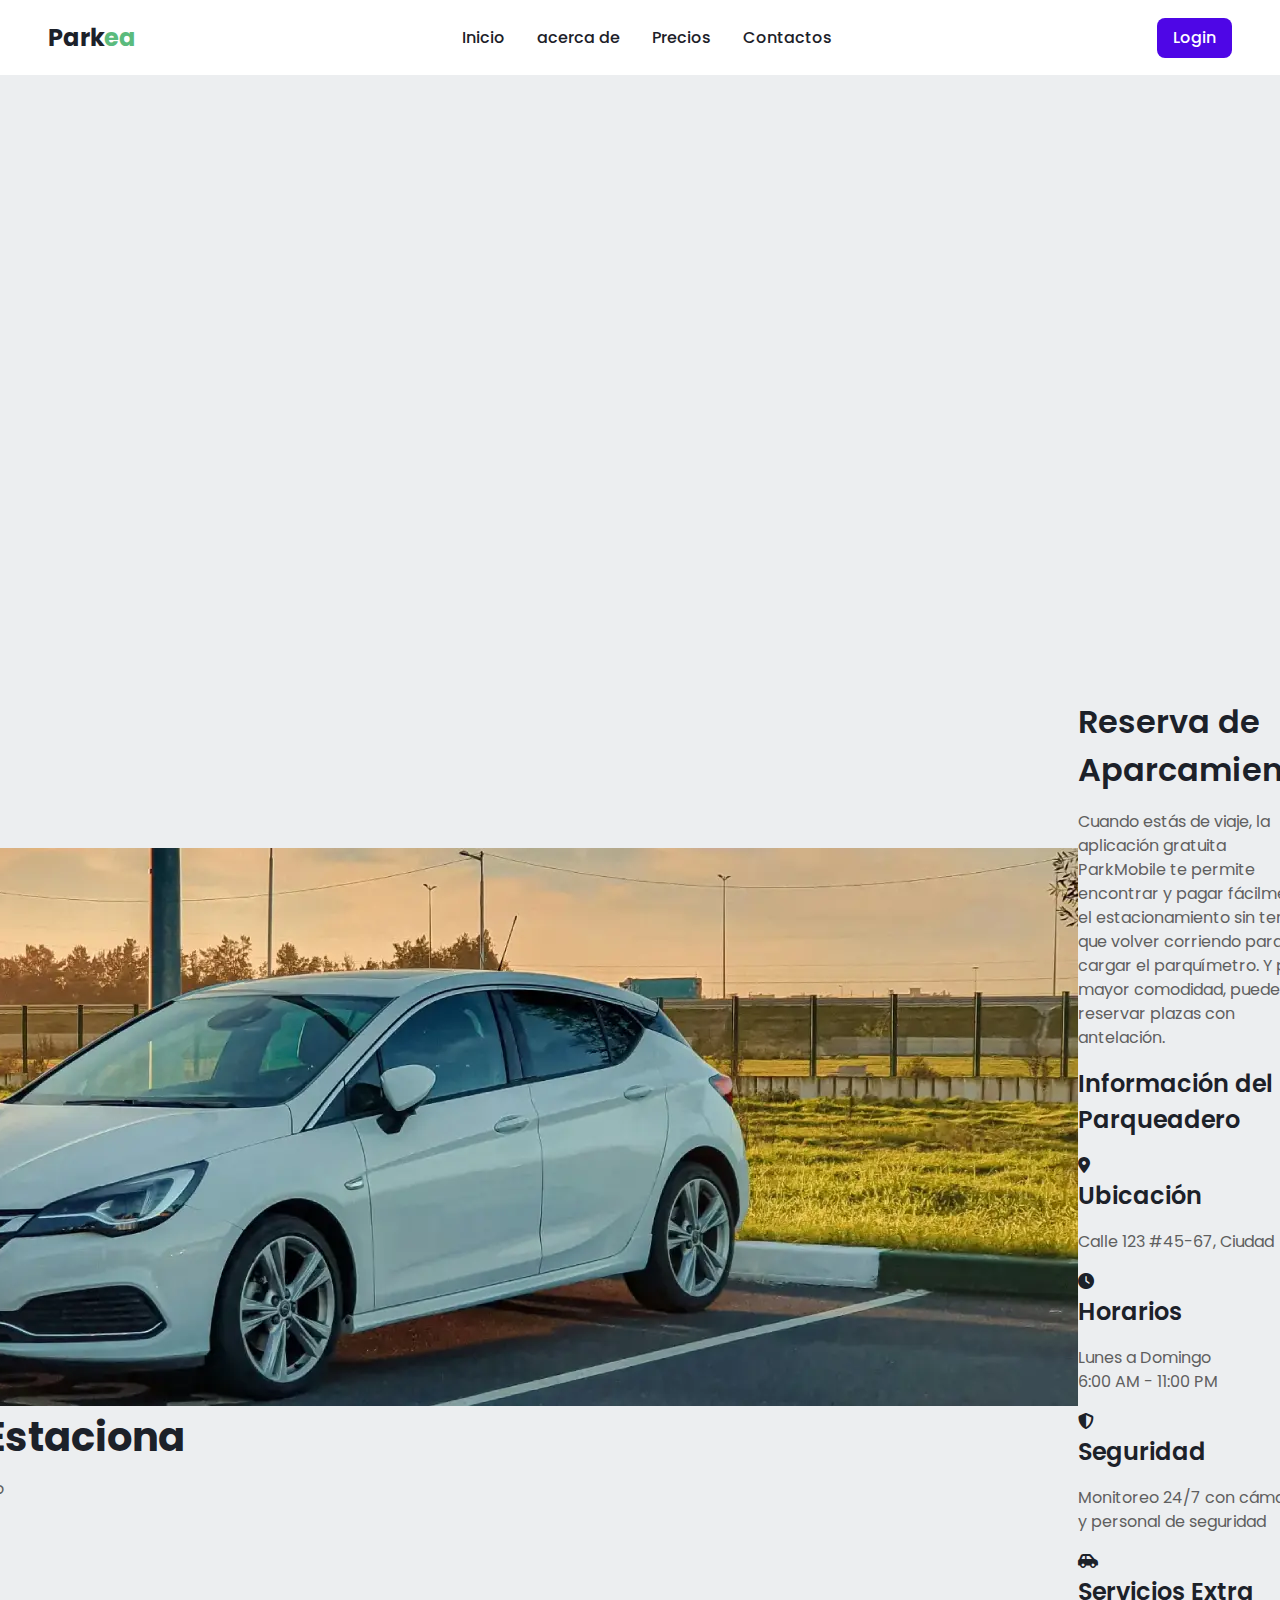
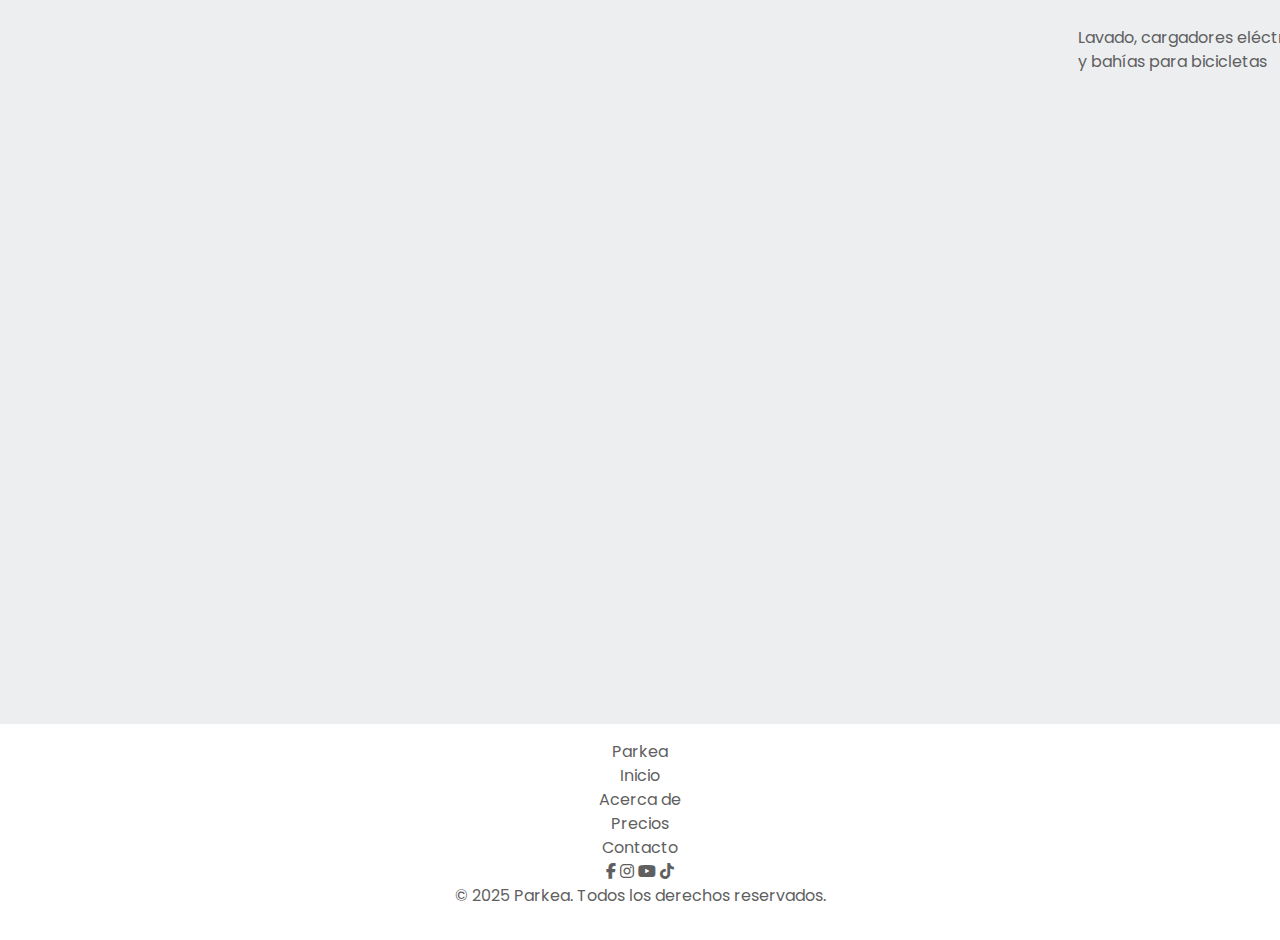
<file: index.html>
<!DOCTYPE html>
<html lang="en">

<head>
    <meta charset="UTF-8">
    <meta name="viewport" content="width=device-width, initial-scale=1.0">
    <title>Home</title>
    <link rel="stylesheet" href="css/styles.css">

    <!-- Font Awesome (agregar en <head>) -->
    <link rel="stylesheet" href="https://cdnjs.cloudflare.com/ajax/libs/font-awesome/6.4.0/css/all.min.css">

</head>

<body>

    <header>
        <div class="header-container">
            <!-- Logo -->
            <a href="index.html" class="logo">Park<span>ea</span></a>
            <!--<img src="assets/img/logo.png" alt="Logo Parking">-->

            <button class="menu-toggle" aria-label="Abrir menú">
                ☰
            </button>

            <!-- Navegación -->
            <nav class="nav-menu">
                <ul class="nav-list">
                    <li><a href="#inicio">Inicio</a></li>
                    <li><a href="#about">acerca de</a></li>
                    <li><a href="#precios">Precios</a></li>
                    <li><a href="#contacto">Contactos</a></li>
                </ul>

            </nav>
            <div class="btn-login-container">
                <a href="login.html" class="btn btn-login" style="color: #fff;">Login</a>
            </div>
        </div>
    </header>
    <main>

        <!-- Hero Section -->
        <section class="hero" id="inicio">
            <picture>
                <!-- Imagen para pantallas grandes (desktop) -->
                <source media="(min-width: 1024px)" srcset="img/hero_desktop.webp">
                <!-- Imagen para tablets -->
                <source media="(min-width: 600px)" srcset="img/hero_tablet.webp">
                <!-- Imagen por defecto (mobile) -->
                <img src="img/hero_mobile.webp" alt="Hero Parking" class="hero-img">
            </picture>

            <div class="hero-content">
                <h1>Encuentra, Reserva y Estaciona</h1>
                <p>Tu espacio seguro y confiable para estacionar tu vehículo</p>
                <a href="#reserva" class="btn-hero">Reserva Ahora</a>
            </div>
        </section>

        <!-- Información Section -->
        <section class="info" id="about">
            <div class="container">
                <h2 class="info-title">Reserva de Aparcamiento</h2>
                <p class="info-description">
                    Cuando estás de viaje, la aplicación gratuita ParkMobile te permite encontrar y pagar fácilmente el
                    estacionamiento sin tener que volver corriendo para cargar el parquímetro. Y para mayor comodidad,
                    puedes reservar plazas con antelación.
                </p>


                <h3>Información del Parqueadero</h3>
                <!--clock, location, lock, thunder * ICON-->
                <div class="info-cards">
                    <div class="card">
                        <i class="fas fa-map-marker-alt"></i>
                        <h3>Ubicación</h3>
                        <p>Calle 123 #45-67, Ciudad</p>
                    </div>
                    <div class="card">
                        <i class="fas fa-clock"></i>
                        <h3>Horarios</h3>
                        <p>Lunes a Domingo<br>6:00 AM - 11:00 PM</p>
                    </div>
                    <div class="card">
                        <i class="fas fa-shield-alt"></i>
                        <h3>Seguridad</h3>
                        <p>Monitoreo 24/7 con cámaras y personal de seguridad</p>
                    </div>
                    <div class="card">
                        <i class="fas fa-car-side"></i>
                        <h3>Servicios Extra</h3>
                        <p>Lavado, cargadores eléctricos y bahías para bicicletas</p>
                    </div>
                </div>
            </div>
        </section>


        <section class="precios" id="precios">
            <h2 class="precios-title">Tarifas de Estacionamiento</h2>
            <p class="precios-descripcion">
                Nuestras tarifas están diseñadas para ofrecerte comodidad y seguridad al mejor costo.
                Cada precio corresponde a una hora de estacionamiento según el tipo de vehículo.
            </p>

            <!-- <div class="precios-wrapper"> -->
                <div class="precios-cards">
                    <!-- Carro -->
                    <div class="precios-card">
                        <i class="fas fa-car-side"></i>
                        <h3>Carro</h3>
                        <p class="precio">$3.000 x Hora</p>
                    </div>

                    <!-- Moto -->
                    <div class="precios-card">
                        <i class="fa-solid fa-motorcycle"></i>
                        <h3>Moto</h3>
                        <p class="precio">$2.500 x Hora</p>
                    </div>

                    <!-- Bicicleta -->
                    <div class="precios-card">
                        <i class="fa-solid fa-bicycle"></i>
                        <h3>Bicicleta</h3>
                        <p class="precio">$2.000 x Hora</p>
                    </div>
                </div>
            <!--</div> -->

            <!-- Franja de beneficios -->
            <div class="precios-beneficios">
                <h3>Únase a Park<span>ea</span> Y ahorre en el acto.</h3>

                <div class="cards-beneficios">
                    <div class="beneficio">
                        <img src="img/free_car.svg" alt="Estacionamiento gratis">
                        <h4>Gana estacionamiento gratis</h4>
                        <p>Cuanto más aparcas, más ahorras.</p>
                    </div>

                    <div class="beneficio">
                        <img src="img/qr.svg" alt="Entrada rápida">
                        <h4>Entrada y salida más rápida</h4>
                        <p>Ahorre tiempo entrando y saliendo con nuestra aplicación.</p>
                    </div>

                    <div class="beneficio">
                        <img src="img/descuento_oferta.svg" alt="Descuentos">
                        <h4>Descuentos y ofertas</h4>
                        <p>Obtenga acceso a ofertas exclusivas para miembros.</p>
                    </div>
                </div>

                <button class="btn-join">Únete gratis</button>
            </div>
        </section>



    </main>
    <footer>
        <div class="footer-container" id="contacto">
            <!-- Logo o Nombre -->
            <a href="#" class="footer-logo">Park<span>ea</span></a>

            <!-- Navegación rápida -->
            <ul class="footer-links">
                <li><a href="#inicio">Inicio</a></li>
                <li><a href="#about">Acerca de</a></li>
                <li><a href="#precio">Precios</a></li>
                <li><a href="#contacto">Contacto</a></li>
            </ul>

            <!-- Redes Sociales -->
            <div class="footer-social">
                <a href="#" aria-label="Facebook"><i class="fab fa-facebook-f"></i></a>
                <a href="#" aria-label="Instagram"><i class="fab fa-instagram"></i></a>
                <a href="#" aria-label="YouTube"><i class="fab fa-youtube"></i></a>
                <a href="#" aria-label="TikTok"><i class="fab fa-tiktok"></i></a>
            </div>
        </div>

        <!-- Derechos -->
        <div class="footer-bottom">
            <p>&copy; 2025 Parkea. Todos los derechos reservados.</p>
        </div>
    </footer>

    <script src="js/main.js"></script>
</body>

</html>
</file>
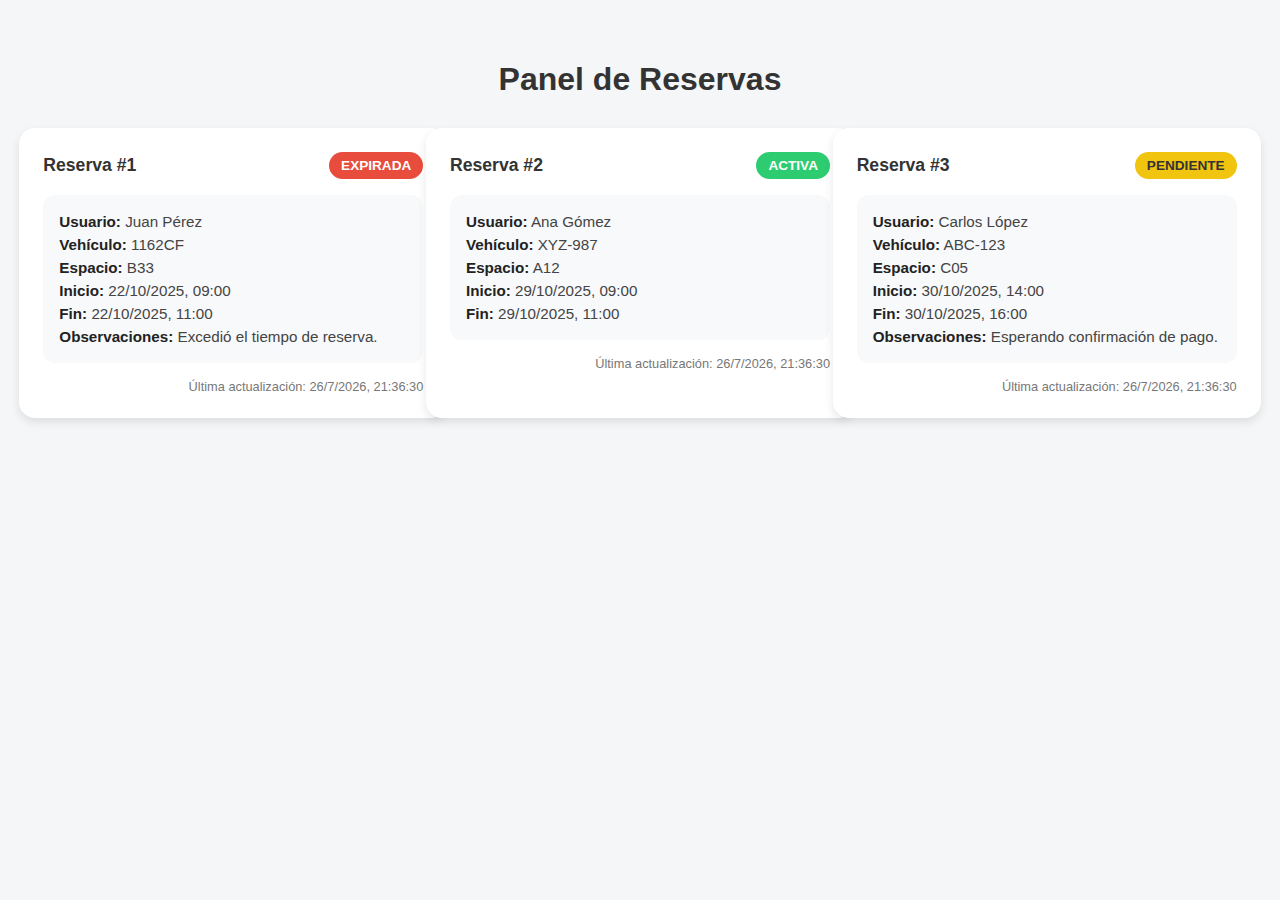
<file: card-reserva.html>
<!DOCTYPE html>
<html lang="es">
<head>
  <meta charset="UTF-8">
  <meta name="viewport" content="width=device-width, initial-scale=1.0">
  <title>Panel de Reservas</title>
  <style>
    body {
      font-family: 'Segoe UI', sans-serif;
      background-color: #f4f6f8;
      margin: 0;
      padding: 40px;
    }

    h1 {
      text-align: center;
      color: #333;
      margin-bottom: 30px;
    }

    .grid-container {
      display: grid;
      grid-template-columns: repeat(auto-fit, minmax(320px, 1fr));
      gap: 20px;
      justify-items: center;
    }

    .card {
      background: #fff;
      border-radius: 16px;
      box-shadow: 0 4px 10px rgba(0,0,0,0.1);
      width: 100%;
      max-width: 380px;
      padding: 24px;
      display: flex;
      flex-direction: column;
      gap: 16px;
      transition: transform 0.2s ease, box-shadow 0.2s ease;
    }

    .card:hover {
      transform: translateY(-4px);
      box-shadow: 0 6px 14px rgba(0,0,0,0.15);
    }

    .card-header {
      display: flex;
      justify-content: space-between;
      align-items: center;
    }

    .card-header h2 {
      font-size: 1.1rem;
      margin: 0;
      color: #333;
    }

    .estado {
      padding: 6px 12px;
      border-radius: 20px;
      font-size: 0.85rem;
      font-weight: bold;
      color: white;
      text-transform: uppercase;
    }

    .estado.ACTIVA {
      background-color: #2ecc71;
    }

    .estado.EXPIRADA {
      background-color: #e74c3c;
    }

    .estado.PENDIENTE {
      background-color: #f1c40f;
      color: #333;
    }

    .detalle {
      background-color: #f8f9fa;
      border-radius: 12px;
      padding: 12px 16px;
    }

    .detalle p {
      margin: 6px 0;
      font-size: 0.95rem;
      color: #444;
    }

    .detalle span {
      font-weight: 600;
      color: #222;
    }

    .footer {
      text-align: right;
      font-size: 0.8rem;
      color: #777;
    }
  </style>
</head>
<body>

  <h1>Panel de Reservas</h1>

  <div class="grid-container" id="reservasContainer">
    <!-- Aquí se insertan las cards dinámicamente -->
  </div>

  <script>
    // Simulación del JSON devuelto por la API
    const reservas = [
      {
        idReserva: 1,
        nombreUsuario: "Juan Pérez",
        placaVehiculo: "1162CF",
        codigoEspacio: "B33",
        estado: "EXPIRADA",
        fechaInicio: "2025-10-22T09:00:00",
        fechaFin: "2025-10-22T11:00:00",
        observaciones: "Excedió el tiempo de reserva."
      },
      {
        idReserva: 2,
        nombreUsuario: "Ana Gómez",
        placaVehiculo: "XYZ-987",
        codigoEspacio: "A12",
        estado: "ACTIVA",
        fechaInicio: "2025-10-29T09:00:00",
        fechaFin: "2025-10-29T11:00:00",
        observaciones: null
      },
      {
        idReserva: 3,
        nombreUsuario: "Carlos López",
        placaVehiculo: "ABC-123",
        codigoEspacio: "C05",
        estado: "PENDIENTE",
        fechaInicio: "2025-10-30T14:00:00",
        fechaFin: "2025-10-30T16:00:00",
        observaciones: "Esperando confirmación de pago."
      }
    ];

    const formatearFecha = (fechaISO) => {
      const opciones = { day: "2-digit", month: "2-digit", year: "numeric", hour: "2-digit", minute: "2-digit" };
      return new Date(fechaISO).toLocaleString("es-ES", opciones);
    };

    const container = document.getElementById("reservasContainer");

    reservas.forEach(r => {
      const card = document.createElement("div");
      card.classList.add("card");

      card.innerHTML = `
        <div class="card-header">
          <h2>Reserva #${r.idReserva}</h2>
          <span class="estado ${r.estado}">${r.estado}</span>
        </div>

        <div class="detalle">
          <p><span>Usuario:</span> ${r.nombreUsuario}</p>
          <p><span>Vehículo:</span> ${r.placaVehiculo}</p>
          <p><span>Espacio:</span> ${r.codigoEspacio}</p>
          <p><span>Inicio:</span> ${formatearFecha(r.fechaInicio)}</p>
          <p><span>Fin:</span> ${formatearFecha(r.fechaFin)}</p>
          ${r.observaciones ? `<p><span>Observaciones:</span> ${r.observaciones}</p>` : ""}
        </div>

        <div class="footer">
          Última actualización: ${new Date().toLocaleString("es-ES")}
        </div>
      `;

      container.appendChild(card);
    });
  </script>

</body>
</html>
</file>
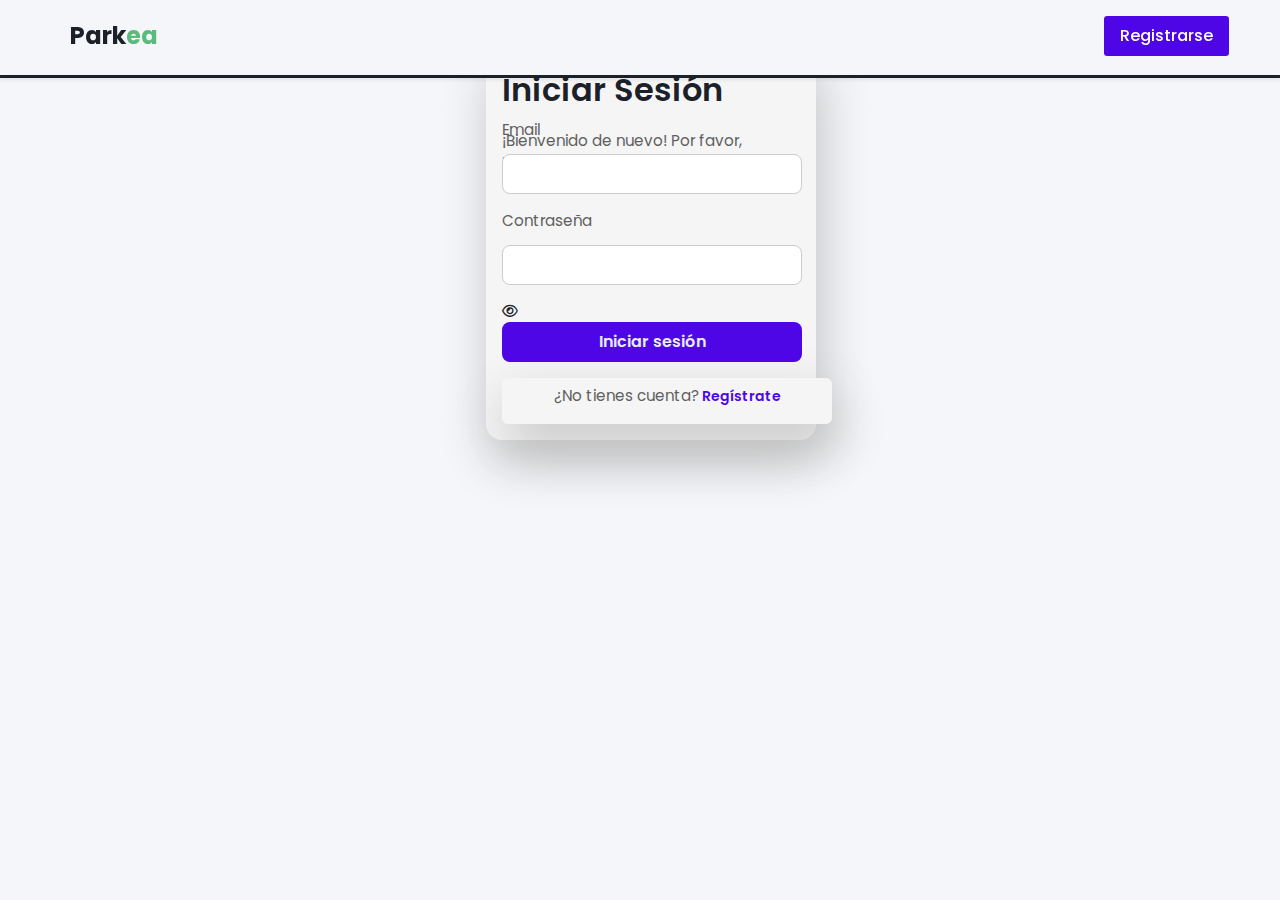
<file: login.html>
<!DOCTYPE html>
<html lang="en">

<head>
    <meta charset="UTF-8">
    <meta name="viewport" content="width=device-width, initial-scale=1.0">
    <title>Document</title>

    <link rel="stylesheet" href="css/footer.css">
    <link rel="stylesheet" href="css/layout.css">
    <link rel="stylesheet" href="css/index.css">
    <link rel="stylesheet" href="css/login.css">

    <!-- Font Awesome (agregar en <head>) -->
    <link rel="stylesheet" href="https://cdnjs.cloudflare.com/ajax/libs/font-awesome/6.4.0/css/all.min.css">
</head>

<body>

    <header>
        <div class="header-container">
            <!-- Logo -->
            <a href="index.html" class="logo">Park<span>ea</span></a>
            <!--<img src="assets/img/logo.png" alt="Logo Parking">-->

            <div class="btn-login-container">
                <a href="registro.html" class="btn btn-login" style="color: #fff;">Registrarse</a>
            </div>
        </div>
    </header>

    <main>
        <section class="container-login">
            <div class="auth-form">
                <div class="box">

                    <div class="inputBox">
                        <div class="iniciar-sesion">
                            <h2>Iniciar Sesión</h2>
                            <p>¡Bienvenido de nuevo! Por favor, introduce tus datos.</p>
                        </div>
                        <form id="loginForm" class="loginForm">
                            <p>Email</p>
                            <input type="email" id="email" placeholder="" autocomplete="on" required>

                            <p>Contraseña</p>
                            <div class="password-container">
                                <input type="password" id="clave" placeholder="" required>
                                <span class="toggle-password" id="togglePassword"><i
                                        class="fa-regular fa-eye"></i></span>
                            </div>

                            <button type="submit">Iniciar sesión</button>
                        </form>

                        <div class="container-register">
                            <p>¿No tienes cuenta?<a href="registro.html"> Regístrate</a></p>
                        </div>
                    </div>


                    <!-- Mensajes -->
                    <div id="mensajeExito" style="color: green; margin-top: 10px;"></div>
                    <div id="mensajeError" style="color: red; margin-top: 10px;"></div>

                </div>
            </div>
        </section>
    </main>

    <script src="js/login.js"></script>
    <script src="js/toggle-password.js"></script>

</body>

</html>
</file>
<file: css/styles.css>
/* Google Fonts */
@import url('https://fonts.googleapis.com/css2?family=Poppins:wght@200;300;400;500;600;700&display=swap');

/* VARIABLES DE COLOR */
:root {
  /* Principales */
  --btn: #A4FF07;
  --btn-hover: #80bb04;
  --btn-other: #4E06E6;
  --btn-other-hover: #704ffd;
  /* un poco más oscuro para hover */
  --bg: #ECEEF0;
  --bg-alt: #ffffff;
  /* fondo alternativo, ej. cards */
  --text-primary: #1C2129;
  --text-secondary: #5F5F5F;
  --accent: #5BBB7D;
  --accent-hover: #4FA56E;
  /* un poco más oscuro para hover */
  --border: #D3D6DA;
  /* para bordes suaves */
  --shadow: rgba(0, 0, 0, 0.08);

  /* Estados */
  --success: #28a745;
  --warning: #ffc107;
  --error: #dc3545;
  --info: #17a2b8;

  /* Dark mode (puedes activarlo luego con prefers-color-scheme o una clase .dark) */
  --bg-dark: #1C2129;
  --bg-alt-dark: #2A2F36;
  --text-primary-dark: #ECEEF0;
  --text-secondary-dark: #C1C1C1;
  --accent-dark: #7CDFA6;
  --btn-dark: #9EE606;
  --btn-hover-dark: #89C904;

  /* Tamaños de fuente base */
  --font-size-base: 16px;
  /* tamaño del body */
  --font-size-sm: 0.875rem;
  /* 14px - texto secundario */
  --font-size-md: 1rem;
  /* 16px - párrafos */
  --font-size-lg: 1.25rem;
  /* 20px - subtítulos pequeños */
  --font-size-xl: 1.5rem;
  /* 24px - subtítulos */
  --font-size-2xl: 2rem;
  /* 32px - títulos grandes */
  --font-size-3xl: 2.5rem;
  /* 40px - títulos destacados */
  --font-size-4xl: 3rem;
  /* 48px - hero principal */

  /* Grosor de fuente */
  --font-weight-normal: 400;
  --font-weight-medium: 500;
  --font-weight-semibold: 600;
  --font-weight-bold: 700;

  /* Altura de línea */
  --line-height-normal: 1.5;
  --line-height-tight: 1.2;
  --line-height-loose: 1.7;
}

/* ==============================
   Dark Mode
============================== */
.dark {
  --bg: var(--bg-dark);
  --bg-alt: var(--bg-alt-dark);
  --text-primary: var(--text-primary-dark);
  --text-secondary: var(--text-secondary-dark);
  --btn: var(--btn-dark);
  --btn-hover: var(--btn-hover-dark);
  --accent: var(--accent-dark);
}



/* RESET */
* {
  margin: 0;
  padding: 0;
  box-sizing: border-box;
}

/* BASE */
body,
html {
  height: 100%;
  font-family: 'Poppins', sans-serif;
  font-size: var(--font-size-base);
  background-color: var(--bg);
  color: var(--text-primary);
  line-height: var(--line-height-normal);
  scroll-behavior: smooth;
}

body {
  display: flex;
  flex-direction: column;
  min-height: 100vh;
  /* asegura que ocupa toda la ventana */
}

h1 {
  font-size: var(--font-size-3xl);
  font-weight: var(--font-weight-bold);
  line-height: var(--line-height-tight);
}

h2 {
  font-size: var(--font-size-2xl);
  font-weight: var(--font-weight-semibold);
}

h3 {
  font-size: var(--font-size-xl);
  font-weight: var(--font-weight-semibold);
}

h1,
h2,
h3,
p {
  margin-bottom: 1rem;
}

p {
  font-size: var(--font-size-md);
  font-weight: var(--font-weight-normal);
  color: var(--text-secondary);
}

a {
  text-decoration: none;
  color: inherit;
}

a:hover {
  color: var(--accent);
}

ul {
  list-style: none;
}

.nav ul {
  display: flex;
  gap: 1.5rem;
  align-items: center;
}
/*
.nav-login {
  margin-left: 2rem;
   separación extra del menú 
  padding-left: 1rem;
}
*/
/* ==============================
   BOTONES BASE
============================== */
.btn {
  display: inline-block;
  background: var(--btn-other);
  color: var(--text-primary);
  padding: 0.5rem 1rem;
  border: none;
  border-radius: 0.5rem;
  font-size: var(--font-size-md);
  font-weight: var(--font-weight-medium);
  cursor: pointer;
  transition: background-color 0.25s ease, color 0.25s ease, box-shadow 0.25s ease;
  text-align: center;
  text-decoration: none;
  /* para usar como <a> */
}

.btn:hover {
  background: var(--btn-other-hover);
}

/* Dark mode */
.dark .btn {
  background: var(--btn);
  color: var(--bg);
}

.dark .btn:hover {
  background: var(--btn-hover);
}

/* Botón Hamburguesa */
.menu-toggle {
  display: none;
  font-size: 2rem;
  background: none;
  border: none;
  cursor: pointer;
}


/* Contenedor principal del header */
.header-container {
  display: flex;
  justify-content: space-between;
  align-items: center;
  max-width: 1400px;
  margin: 0 auto;
  padding: 0.1rem 2rem;


}

/* Logo */
.logo {
  font-size: var(--font-size-xl);
  font-weight: var(--font-weight-bold);
  color: var(--text-primary);
}

.logo span {
  color: var(--accent);
}

.logo img {
  height: 40px;
  display: block;
  width: auto;
}


.nav-menu {
  flex: 1;
  display: flex;
  justify-content: center;
  gap: 2rem;
  margin: 0 auto;
}

/* Navegación */
.nav-list {
  display: flex;
  gap: 2rem;
  /* espacio entre enlaces */
}

.nav-menu ul {
  display: flex;
  gap: 2rem;
  align-items: center;
  justify-content: center;
}



.nav-list a {
  font-size: var(--font-size-md);
  font-weight: var(--font-weight-medium);
  color: var(--text-primary);
  transition: color 0.2s ease;
}

.nav-list a:hover {
  color: var(--accent);
}


header {
  position: fixed;
  top: 0;
  left: 0;
  width: 100%;
  padding: 1rem 2rem;
  background: var(--bg-alt);
  z-index: 1000;
}


header,
footer {
  padding: 1rem;
  background: var(--bg-alt);

}

main {
  flex: 1;
  /* ocupa el espacio sobrante */
  display: flex;
  justify-content: center;
  align-items: center;
  padding: 6rem 2rem 2rem;
}

footer {
  text-align: center;
  color: var(--text-secondary);
}

/* Nav normal (desktop) */
.nav-menu {
  display: flex;
  gap: 2rem;
  align-items: center;
}

/* --- RESPONSIVE (sidebar desde la derecha en columna) --- */
@media (max-width: 768px) {
  .menu-toggle {
    display: block;
    z-index: 1100;
    /* siempre encima */
  }

  .nav-menu {
    position: fixed;
    top: 78px;
    left: -250px;
    /* oculto fuera de pantalla */
    width: auto;
    height: 100vh;
    /* ocupa toda la altura */
    background: var(--bg-alt);;

    /* 🔥 aquí lo importante */
    display: flex;
    flex-direction: column;
    /* columnas (arriba-abajo) */
    justify-content: flex-start;
    align-items: flex-start;
    gap: 1.5rem;

    padding: 1.5rem 2rem;
    transition: left 0.3s ease-in-out;
    z-index: 1000;
  }
/*
  .nav-login {
    margin-left: 0rem; 
    padding-left: 0rem; 
  }*/

  .nav-menu.active {
    left: 0;
  }

  .nav-menu ul {
    flex-direction: column;
    align-items: flex-start;
  }
  
  .nav-menu a {
    font-size: var(--font-size-lg);
    width: 100%;
  }

  .btn-login {
    width: auto;
    text-align: center;
  }
}
</file>
<file: css/footer.css>
/* ==============================
   FOOTER
============================== */
.footer-container {
  max-width: 1400px; 
  margin: 0 auto;
  display: flex;
  flex-direction: column;
  align-items: center;
  gap: 1rem;
  text-align: center;
}

/* Logo */
.footer-logo {
  font-size: var(--font-size-xl);
  font-weight: var(--font-weight-bold);
  color: #fff;
  text-decoration: none;
}

.footer-logo span {
  color: var(--accent);
}

/* Links */
.footer-links {
  height: 24px;
  list-style: none;
  display: flex;
  gap: 2rem;
  padding: 0;
  margin: 0;
}

.footer-links a {
  font-size: var(--font-size-md);
  color: #fff;
  text-decoration: none;
      transition: 0.3s ease-in-out;
  transition: color 0.2s ease;

}

.footer-links a:hover {
  color: var(--accent);
}

/* Redes sociales */
.footer-social {
  display: flex;
  gap: 1.2rem;
}

.footer-social a {
  font-size: var(--font-size-xl);
  color: #fff;
}

.footer-social a:hover {
  color: var(--accent);
}

/* Parte inferior */
.footer-bottom {
  width: 100%;
  
  margin-top: 1rem;
  border-top: 1px solid rgba(255, 255, 255, 0.2);
  padding-top: 1rem;
}

.footer-bottom p {
  font-size: var(--font-size-sm);
  color: #ccc;
}

/* ---------- FOOTER ---------- */
@media (max-width: 360px) {
  .footer-links {
    flex-direction: row;
    gap: 1rem;
  }

  .footer-social {
    justify-content: center;
  }

  .footer-links a {
    font-size: var(--font-size-sm);
    font-weight: var(--font-weight-normal);
  }
}
</file>
<file: css/layout.css>
/* ==============================
   Google Fonts
============================== */
@import url('https://fonts.googleapis.com/css2?family=Poppins:wght@200;300;400;500;600;700&display=swap');

/* ==============================
   VARIABLES DE COLOR
============================== */
:root {
  /* Principales */
  --btn: #A4FF07;
  --btn-hover: #94d800;
  --btn-other: #4E06E6;
  --btn-other-hover: #704ffd;

  --bg: #f4f6fa;
  /*#ECEEF0;*/
  --bg-alt: #ffffff;
  --text-primary: #1C2129;
  --text-secondary: #5F5F5F;
  --accent: #5BBB7D;
  --accent-hover: #4FA56E;
  --border: #D3D6DA;
  --shadow: rgba(0, 0, 0, 0.08);

  /* Estados */
  --success: #28a745;
  --warning: #ffc107;
  --error: #dc3545;
  --info: #17a2b8;

  /* Dark mode */
  --bg-dark: #1C2129;
  --bg-alt-dark: #2A2F36;
  --text-primary-dark: #ECEEF0;
  --text-secondary-dark: #C1C1C1;
  --accent-dark: #7CDFA6;
  --btn-dark: #9EE606;
  --btn-hover-dark: #89C904;

  /* Tipografía */
  --font-size-base: 16px;
  --font-size-sm: 0.875rem;
  /* 14px */
  --font-size-md: 1rem;
  /* 16px */
  --font-size-lg: 1.25rem;
  /* 20px */
  --font-size-xl: 1.5rem;
  /* 24px */
  --font-size-2xl: 2rem;
  /* 32px */
  --font-size-3xl: 2.5rem;
  /* 40px */
  --font-size-4xl: 3rem;
  /* 48px */

  --font-weight-normal: 400;
  --font-weight-medium: 500;
  --font-weight-semibold: 600;
  --font-weight-bold: 700;

  --line-height-normal: 1.5;
  --line-height-tight: 1.2;
  --line-height-loose: 1.6;
}


/* ==============================
   Dark Mode
============================== */
.dark {
  --bg: var(--bg-dark);
  --bg-alt: var(--bg-alt-dark);
  --text-primary: var(--text-primary-dark);
  --text-secondary: var(--text-secondary-dark);
  --btn: var(--btn-dark);
  --btn-hover: var(--btn-hover-dark);
  --accent: var(--accent-dark);
}

/* ==============================
   RESET
============================== */
* {
  margin: 0;
  padding: 0;
  box-sizing: border-box;
}

/* ==============================
   BASE
============================== */
body,
html {
  height: 100%;
  font-family: 'Poppins', sans-serif;
  font-size: var(--font-size-base);
  background-color: var(--bg);
  color: var(--text-primary);
  line-height: var(--line-height-normal);
  scroll-behavior: smooth;
}

body {
  display: flex;
  flex-direction: column;
  min-height: 100vh;
}

h1 {
  font-size: var(--font-size-3xl);
  font-weight: var(--font-weight-bold);
  line-height: var(--line-height-tight);
}

h2 {
  font-size: var(--font-size-2xl);
  font-weight: var(--font-weight-semibold);
}

h3 {
  font-size: var(--font-size-xl);
  font-weight: var(--font-weight-semibold);
}

h1,
h2,
h3,
p {
  margin-bottom: 1rem;
}

p {
  font-size: var(--font-size-md);
  font-weight: var(--font-weight-normal);
  color: var(--text-secondary);
}

a {
  text-decoration: none;
  color: inherit;
  transition: color 0.2s ease;
}

ul {
  list-style: none;
}

/* ==============================
   BOTONES
============================== */
.btn {
  display: inline-block;
  background: var(--btn);
  color: #fff;
  padding: 0.5rem 1rem;
  border: none;
  border-radius: 0.5rem;
  font-size: var(--font-size-md);
  font-weight: var(--font-weight-medium);
  cursor: pointer;
  transition: background-color 0.25s ease, color 0.25s ease, box-shadow 0.25s ease;
  text-align: center;
}

.btn:hover {
  background: var(--btn-hover);
}

.btn-login-container {
  display: flex;
  justify-content: center;
  width: 100px;
  text-align: center;
}

.btn-login {
  background: var(--btn-other);
  color: #fff;
}

.btn-login:hover {
  background: var(--btn-other-hover);
}

/* Dark mode botones */
.dark .btn {
  background: var(--btn);
  color: var(--bg);
}

.dark .btn:hover {
  background: var(--btn-hover);
}

/* ==============================
   HEADER / NAVBAR
============================== */
header {
  position: fixed;
  top: 0;
  left: 0;
  width: 100%;
  height: 78px;
  padding: 1rem 2rem;
  background: var(--bg);
  z-index: 1000;
  box-shadow: 0 2px 4px var(--shadow);
  border-bottom: var(--bg-alt-dark) 0.3rem solid;
}

/* ==============================
  FOOTER
============================== */
footer {
  text-align: center;
  color: var(--text-secondary);
  background: var(--bg-dark);
  padding: 1rem;
  height: 230px;
}
</file>
<file: css/index.css>
.header-container {
    display: flex;
    justify-content: space-between;
    align-items: center;
    max-width: 1400px;
    height: 40px;
    margin: 0 auto;
    padding: 0 2rem;
}

/* Logo */
.logo {
    font-size: var(--font-size-xl);
    font-weight: var(--font-weight-bold);
    color: var(--text-primary);
    width: 100px;
    height: 100%;
    text-align: center;
    display: flex;
    justify-content: center;
    align-items: center;
}

.logo span {
    color: var(--accent);
}

.logo img {
    height: 100%;
    width: auto;
    display: block;
}

/* Navegación */
.nav-menu {
    flex: 1;
    display: flex;
    justify-content: center;
    align-items: center;
    height: 40px;
    gap: 2rem;
    margin: 0 auto;
}

.nav-list {
    display: flex;
    height: 100%;
    gap: 2rem;
    align-items: center;
    justify-content: center;
}

.nav-list a {
    font-size: var(--font-size-md);
    font-weight: var(--font-weight-medium);
    color: var(--text-primary);
    padding: 5px;
    position: relative;
    transition: all ease .50s;
}

.nav-list a::after {
    position: absolute;
    content: '';
    height: 3px;
    bottom: 0;
    width: 0%;
    left: 50%;
    transform: translate(-50%);
    border-radius: 2px;
    background: var(--accent);
    transition: all ease .50s;
}

.nav-list a:hover::after {
    width: 40%;
}

.nav-list a:hover {
    color: var(--accent);
}

.nav-list a.active {
    color: var(--accent);
}

.nav-list a.active::after {
    width: 40%;
}

/* Botón hamburguesa */
.menu-toggle {
    display: none;
    font-size: 2rem;
    background: none;
    border: none;
    cursor: pointer;
    z-index: 1100;
}

/* ==============================
   BOTON LOGIN
============================== */
.btn-login {
    display: inline-block;
    padding: 0.5rem 1rem;
    border-radius: .2rem;
    font-size: var(--font-size-md);
    font-weight: var(--font-weight-medium);
    transition: background-color 0.25s ease, color 0.25s ease, box-shadow 0.25s ease;
}

.btn-login-container {
    display: flex;
    justify-content: center;
    width: 100px;
    text-align: center;
}

/* ============================= */
/* HERO SECTION */
/* ============================= */
.hero {
    position: relative;
    width: 100%;
    height: 480px;
    display: flex;
    align-items: center;
    justify-content: center;
    text-align: center;
    color: var(--bg-alt);
    overflow: hidden;
}

.hero::after {
    content: "";
    position: absolute;
    top: 0;
    left: 0;
    width: 100%;
    height: 100%;
    background: rgba(28, 33, 41, 0.65);
}

.hero picture,
.hero-img {
    position: absolute;
    top: 0;
    left: 0;
    width: 100%;
    height: 100%;
    object-fit: cover;
}

.hero-content {
    position: relative;
    z-index: 1;
    max-width: 800px;
    padding: 20px;
}

.hero h1 {
    font-size: var(--font-size-4xl);
    margin-bottom: 20px;
    text-shadow: 1px 1px 30px var(--bg-dark);
    font-weight: var(--font-weight-semibold);
    padding: 0 4rem;
    line-height: 3rem;
}

.hero p {
    font-size: var(--font-size-xl);
    margin-bottom: 20px;
    color: var(--bg);
    text-shadow: 1px 1px 10px var(--bg-dark);
    font-weight: lighter;
}

.btn-hero {
    display: inline-block;
    background: var(--btn-hover);
    color: var(--text-primary);
    font-weight: bold;
    padding: 12px 25px;
    border-radius: 30px;
    transition: 0.3s ease-in-out;
    text-decoration: none;
    font-size: var(--font-size-lg);
}

.btn-hero:hover {
    background: var(--btn);
    transform: scale(1.05);
    color: var(--text-primary);
}

/* ============================= */
/* INFO SECTION */
/* ============================= */
.info {
    width: 100%;
    padding: 3.4rem 4rem 3rem 4rem;
    background: var(--bg);
    text-align: center;
    display: block;
}

.info .container {
    box-shadow: 0 6px 12px rgba(0, 0, 0, 0.15);
    border-radius: 1.5rem;
    background: var(--bg-alt);
    padding-top: 20px;
}

.info-title {
    font-size: var(--font-size-2xl);
    font-weight: var(--font-weight-semibold);
    margin-bottom: 0.5rem;
    color: var(--text-primary);
}

.info-description {
    max-width: 800px;
    margin: 0 auto 2.5rem auto;
    font-size: var(--font-size-md);
    color: var(--text-secondary);
    line-height: var(--line-height-loose);
}

.info h3 {
    font-size: var(--font-size-xl);
    font-weight: var(--font-weight-medium);
    color: var(--accent);
}

/* Grid de cards */
.info-cards {
    display: grid;
    grid-template-columns: repeat(auto-fit, minmax(250px, 1fr));
    gap: 2rem;
    max-width: 1200px;
    margin: 0 auto;
    background: var(--bg-alt);
    padding: 1.5rem 2.5rem;
    border-radius: 0.75rem;
}

/* Card individual */
.card {
    background: var(--bg-alt);
    border-radius: 0.75rem;
    padding: 1.5rem 1rem;
    transition: transform 0.2s ease, box-shadow 0.2s ease;
    text-align: left;
}

.card h3 {
    font-size: var(--font-size-lg);
    margin-bottom: 1rem;
    color: var(--text-primary);
}

.card p {
    width: 220px;
    height: 40px;
    font-size: var(--font-size-sm);
    color: var(--text-secondary);
    line-height: var(--line-height-normal);
}

.card i {
    color: var(--btn-other-hover);
    font-size: var(--font-size-xl);
    margin-bottom: 0.5rem;
}

/* ============================= */
/* PRECIOS SECTION               */
/* ============================= */
.precios {
    padding: 5rem 1.5rem 1rem;
    background: var(--bg-alt);
    text-align: center;
}

.precios-container {
    max-width: 1200px;
    margin: 0 auto;
    padding: 0 1.5rem;
}

.precios-inner {
    margin: 0 auto;
    max-width: 900px;
    display: flex;
    flex-direction: column;
    align-items: stretch;
}

.precios-title {
    font-size: var(--font-size-2xl);
    font-weight: var(--font-weight-semibold);
    color: var(--text-primary);
    text-align: left;
    margin: 2rem 0 0.75rem 0;
    max-width: 100%;
    padding: 0 26rem 0 3rem;
}

.precios-descripcion {
    font-size: var(--font-size-sm);
    color: var(--text-secondary);
    max-width: 100%;
    margin: 0 0 2.5rem 0rem;
    line-height: var(--line-height-loose);
    text-align: left;
    margin: 0 0 1.75rem 0;
    padding: 0 17rem 0 3rem;
}

/* Cards de precios */
.precios-cards {
    display: flex;
    justify-content: center;
    gap: 2rem;
    flex-wrap: wrap;
    text-align: center;
}

.precios-card {
    background: #f4f6fa;
    border: 2px solid #6f4ffd21;
    border-radius: 12px;
    padding: 1rem;
    height: 160px;
    width: 250px;
    box-shadow: 0 2px 8px rgba(0, 0, 0, 0.1);
    transition: transform 0.3s ease;
}

.precios-card:hover {
    transform: translateY(-5px);
}

.precios-card i {
    display: flex;
    align-items: center;
    justify-content: center;
    color: var(--bg);
    width: 100px;
    height: 50px;
    margin: 0 auto 1rem auto;
    font-size: var(--font-size-xl);
    margin-bottom: 5px;
    margin-top: 5px;
    text-align: center;
    background: var(--btn-other-hover);
    border-radius: 25px;
}

.precios-card h3 {
    font-size: var(--font-size-lg);
    margin-bottom: 5px;
}

.precios-card p {
    margin-bottom: 5px;
}

.precio {
    font-size: var(--font-size-md);
    font-weight: var(--font-weight-normal);
    color: var(--bg-alt-dark);
}

/* Beneficios */
.precios-beneficios {
    background: var(--bg);
    border-radius: 12px;
    padding: 2rem;
    margin-top: 2rem;
}

.precios-beneficios h3 {
    font-size: var(--font-size-lg);
    margin-bottom: 2rem;
}

.precios-beneficios span {
    color: var(--accent);
}


.cards-beneficios {
    display: flex;
    justify-content: center;
    gap: 3rem;
    margin-bottom: 2rem;
    flex-wrap: wrap;
}

.beneficio {
    max-width: 220px;
    text-align: center;
    padding: 5px;
}

.beneficio img {
    width: 90px;
    margin-bottom: 1rem;
}

.beneficio h4 {
    font-size: var(--font-size-md);
    font-weight: 700;
    margin-bottom: 0.5rem;
    width: 220px;
    height: 48px;
    display: flex;
    justify-content: center;
}

.beneficio p {
    font-size: var(--font-size-sm);
    color: var(--text-secondary);
}

/* Botón */
.btn-join {
    display: inline-block;
    background: #ffd51d;
    color: #000;
    font-size: var(--font-size-md);
    font-weight: 600;
    padding: 0.8rem 1.8rem;
    border: none;
    border-radius: 6px;
    cursor: pointer;
    box-shadow: 0 2px 8px rgba(0, 0, 0, 0.1);
    transition: 0.3s ease-in-out;
}

.btn-join:hover {
    background: #ffe11f;
    transform: scale(1.05);
}

/* Tablets */
@media (max-width: 1024px) {

    /* ============================= */
    /* Responsive HEADER             */
    /* ============================= */
    header {
        height: 70px;
        padding: 0.8rem 1.5rem;
    }

    .logo {
        font-size: var(--font-size-lg);
        /* 20px */
    }

    .nav-list a {
        font-size: var(--font-size-sm);
        /* 14px */
    }

    .btn-login {
        font-size: var(--font-size-sm);
        /* 14px */
        padding: 6px 14px;
        margin: 0 27px;
    }

    /* ============================= */
    /* Responsive HERO */
    /* ============================= */
    .hero {
        height: 360px;
    }

    .hero h1 {
        font-size: var(--font-size-2xl);
        /* 2.5rem ≈ 40px */
    }

    .hero p {
        font-size: var(--font-size-md);
        /* 1rem ≈ 16px */
    }

    .btn-hero {
        padding: 10px 22px;
        font-size: var(--font-size-md);
        /* 0.875rem ≈ 14px */
    }

    /* ============================= */
    /* Responsive INFO */
    /* ============================= */
    .info {
        padding: 2.5rem 2rem;
    }

    .info-title {
        font-size: var(--font-size-2xl);
        /* bajar un nivel */
    }

    .info-description {
        font-size: var(--font-size-sm);
        padding: 0 1rem;
        line-height: var(--line-height-normal);
    }

    .info h3 {
        font-size: var(--font-size-xl);
    }

    .info-cards {
        grid-template-columns: repeat(2, 1fr);
        gap: 1.5rem;
    }

    .card i {
        font-size: var(--font-size-lg);
        margin-bottom: 0.8rem;
    }

    .card h3 {
        font-size: var(--font-size-md);
    }

    .card p {
        font-size: var(--font-size-sm);
    }

    /* ============================= */
    /* Responsive Precios */
    /* ============================= */
    .precios-container {
        padding: 0 1rem;
    }

    .precios-inner {
        max-width: 720px;
    }

    .precios-title {
        font-size: var(--font-size-xl);
        padding: 0 30rem 0 2rem;
    }

    .precios-descripcion {
        font-size: var(--font-size-sm);
        padding: 0 6rem 0 2rem;
    }

    .precios-card {
        width: 200px;
        height: 140px;
    }

    .precios-card i {
        width: 80px;
        height: 40px;
        font-size: var(--font-size-lg);
    }
}


/* Móviles */
@media (max-width: 768px) {
    .menu-toggle {
        display: block;
        font-size: var(--font-size-xl);
        /* 24px */
    }

    .nav-menu {
        position: fixed;
        top: 70px;
        left: -250px;
        width: 180px;
        height: 100vh;
        background: var(--bg-alt);
        flex-direction: column;
        justify-content: flex-start;
        align-items: flex-start;
        gap: 1.5rem;
        padding: 1.5rem 2rem;
        transition: left 0.3s ease-in-out;
        box-shadow: 0 6px 12px rgba(0, 0, 0, 0.15);;
    }

    .nav-menu.active {
        left: 0;
    }

    .nav-list {
        flex-direction: column;
        align-items: flex-start;
        justify-content: flex-start;
        gap: 1.5rem;
    }

    .nav-list a {
        font-size: var(--font-size-md);
        width: 100%;
    }

    .btn-login {
        font-size: var(--font-size-sm);
        /* 14px */
        padding: 6px 12px;
        margin: 0 14px;
    }

    /* ============================= */
    /* Responsive HERO */
    /* ============================= */
    .hero {
        height: 300px;
        padding: 12px;
    }

    .hero-content {
        padding: 10px;
    }

    .hero h1 {
        font-size: var(--font-size-xl);
        /* 2rem ≈ 32px */
    }

    .hero p {
        font-size: var(--font-size-sm);
        /* 0.875rem ≈ 14px */
    }

    .btn-hero {
        padding: 8px 18px;
        font-size: var(--font-size-sm);
        /* consistente en mobile */
    }

    /* ============================= */
    /* Responsive INFO */
    /* ============================= */
    .info {
        padding: 2rem 1rem;
    }

    .info-title {
        font-size: var(--font-size-xl);
    }

    .info-description {
        font-size: var(--font-size-sm);
        margin-bottom: 2rem;
        padding: 0 1.3rem;
        text-align: left;
    }

    .info h3 {
        font-size: var(--font-size-lg);
    }

    .info-cards {
        grid-template-columns: 1fr;
        /* 1 columna en móvil */
        gap: 1.2rem;
        padding: 0 1rem 1.5rem;
        display: inline-block;
    }

    .card {
        text-align: center;
        padding: 1rem;
    }

    .card i {
        font-size: var(--font-size-xl);
        /* íconos más grandes para mobile */
        margin-bottom: 0.5rem;
    }

    .card h3 {
        font-size: var(--font-size-md);
    }

    .card p {
        font-size: var(--font-size-sm);
        /*padding: 0 4rem;*/
        line-height: 1rem;
    }

    .beneficio {
        max-width: 180px;
    }

    .cards-beneficios {
        gap: 1rem;
    }

    .beneficio img {
        width: 70px;
        margin: 0 50px;
        margin-bottom: 5px;
    }

    .beneficio h4 {
        font-size: var(--font-size-sm);
        height: 45px;
        width: 170px;
    }

    /* ============================= */
    /* Responsive Precios */
    /* ============================= */
    .precios {
        padding: 3rem 1rem 1rem;
    }

    .precios-inner {
        max-width: 100%;
        padding: 0 0.5rem;
    }

    .precios-title,
    .precios-descripcion {
        text-align: center;
        /* opcional: en móvil se ven mejor centrados */
        margin-left: auto;
        margin-right: auto;
        padding: 0;
    }

    .precios-cards {
        flex-direction: column;
        align-items: center;
        gap: 1.2rem;
    }

    .precios-card {
        width: 90%;
        max-width: 320px;
        height: auto;
        padding: 1.25rem;
    }

    .precios-card i {
        width: 70px;
        height: 36px; 
        font-size: var(--font-size-lg);
    }
}
</file>
<file: css/login.css>
/* ==============================
   Google Fonts
============================== */
@import url('https://fonts.googleapis.com/css2?family=Poppins:wght@200;300;400;500;600;700&display=swap');

* {
    margin: 0;
    padding: 0;
    box-sizing: border-box;
    font-family: 'Poppins', sans-serif;
    text-decoration: none;
}

body {
    background: #f4f6fa;
}

header {
    width: 100%;
    height: 78px;
    padding: 1rem 2rem;
    border-bottom: #1C2129 0.2rem solid;
}

.container-logo {
    position: relative;
    width: 100%;
    height: 43px;
    display: flex;
    justify-content: left;
    align-items: center;
    padding: 0 60px;
}
.container-logo .logo {
    text-align: center;
    width: 100px;
}


.logo span {
  color: #5BBB7D;
}

.logo {
  font-size:  1.5rem;;
  font-weight: 700;
  color: #1C2129;
}


main {
    width: 100%;
    height: 366px;
    display: block;
}

main .auth-form {
    width: 340px;
    height: 366px;
    padding: 0px 16px;
    margin:  0px auto;
}

.iniciar-sesion {
    width: 100%;
    height: 37px;
    margin-bottom: 16px;
}

.iniciar-sesion h1{
    font-weight: 500;
}

h2 {
    color: #1C2129;
    font-weight: 600;
    font-size: 2rem;
    text-align: left;
}

.inputBox {
    width: 330px;
    height: auto;
    background:#f5f5f5;
    border-radius: 16px;
    margin: 50px 0px 0px;
    padding: 16px;
    font-size: 14px;
    box-shadow: 5px 20px 50px #C1C1C1;
}



.inputBox p{
    color: #5F5F5F;
    font-size: .95rem;
    font-weight: 400;
    margin: 0px 0px 8px;
}


.inputBox input {
    background-color: #fff;
    padding: 5px 12px;
    margin: 4px 0px 16px;
    border: 1px solid #ccc;
    outline: none;
    width: 300px;
    height: 40px;
    border-radius: 8px;
    color: #1C2129;
    font-size: 1rem;
}

.inputBox input:focus {
    border: 2px solid #1C2129;
}



button {
    background-color: #4E06E6;
    outline: none;
    border: none;
    color: #E6EDF3;
    border-radius: 8px;
    width: 300px;
    height: 40px;
    padding: 5px 16px;
    margin: 0px 0px 0px;
    cursor: pointer;
    font-size: 1rem;
    font-weight: 600;
}

button:hover {
    background-color: #704ffd;
}


.container-register {
    background: #f5f5f5;
    width: 330px;
    height: 46px;
    padding: 16px;
    margin: 16px 0px 0px;
    text-align: center;
    border-radius: 6px;
    display: flex;
    justify-content: center;
    align-items: center;
    box-shadow: 5px 20px 50px #C1C1C1;
}

.container-register a{
    color: #4E06E6;
    text-decoration: none;
    font-size: 14px;   
    font-weight: 600;
}
.container-register a:hover {
    text-decoration: underline ;
}


footer {
    height: 18px;
    width: auto;
    padding: 40px 16px;
    margin: 40px 19px 0px;

}

.container-footer ul {
    width: auto;
    display: flex;
    justify-content: center;
    list-style: none;
    gap: 2rem;
    background: transparent;
}

.container-footer ul a{
    text-decoration: none;
    color: #848d97;
    font-size: 12px;
}

.container-footer ul a:hover {
    color: #4E06E6;
    text-decoration: underline ;
}
</file>
